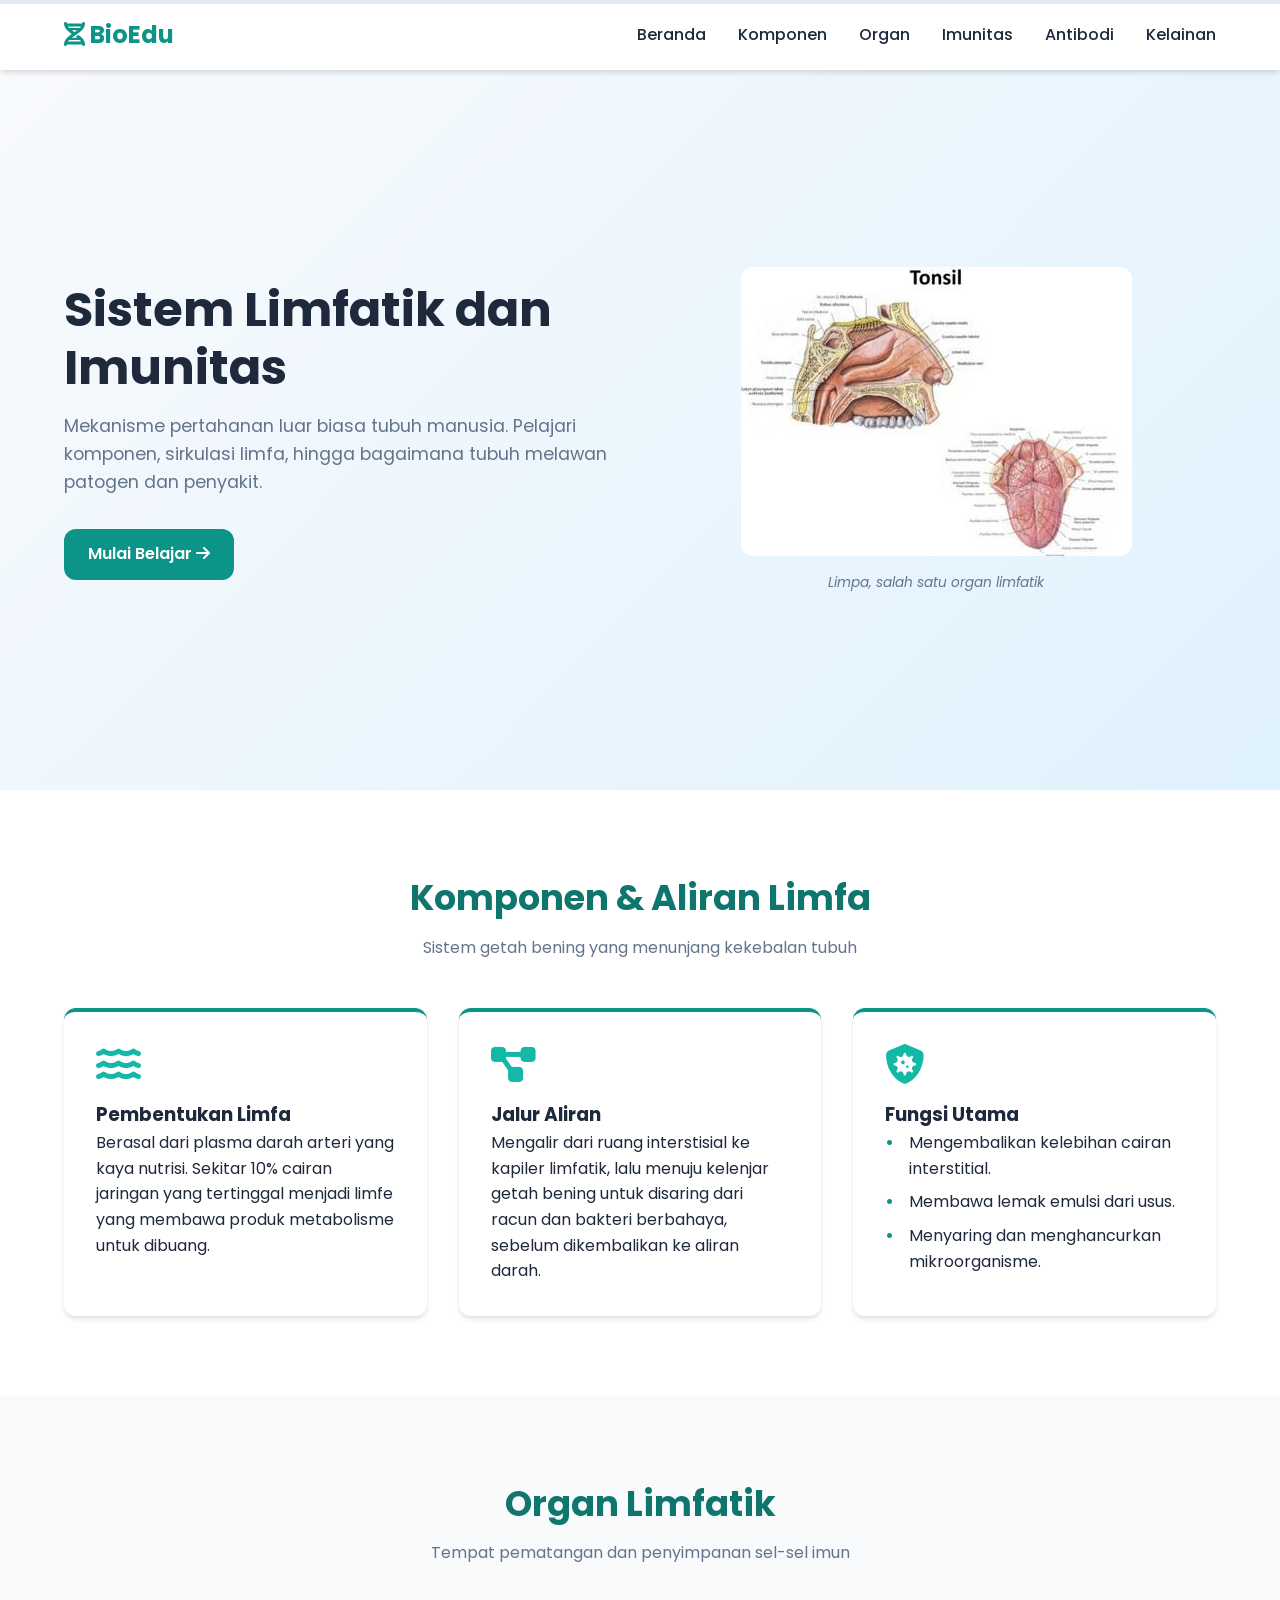
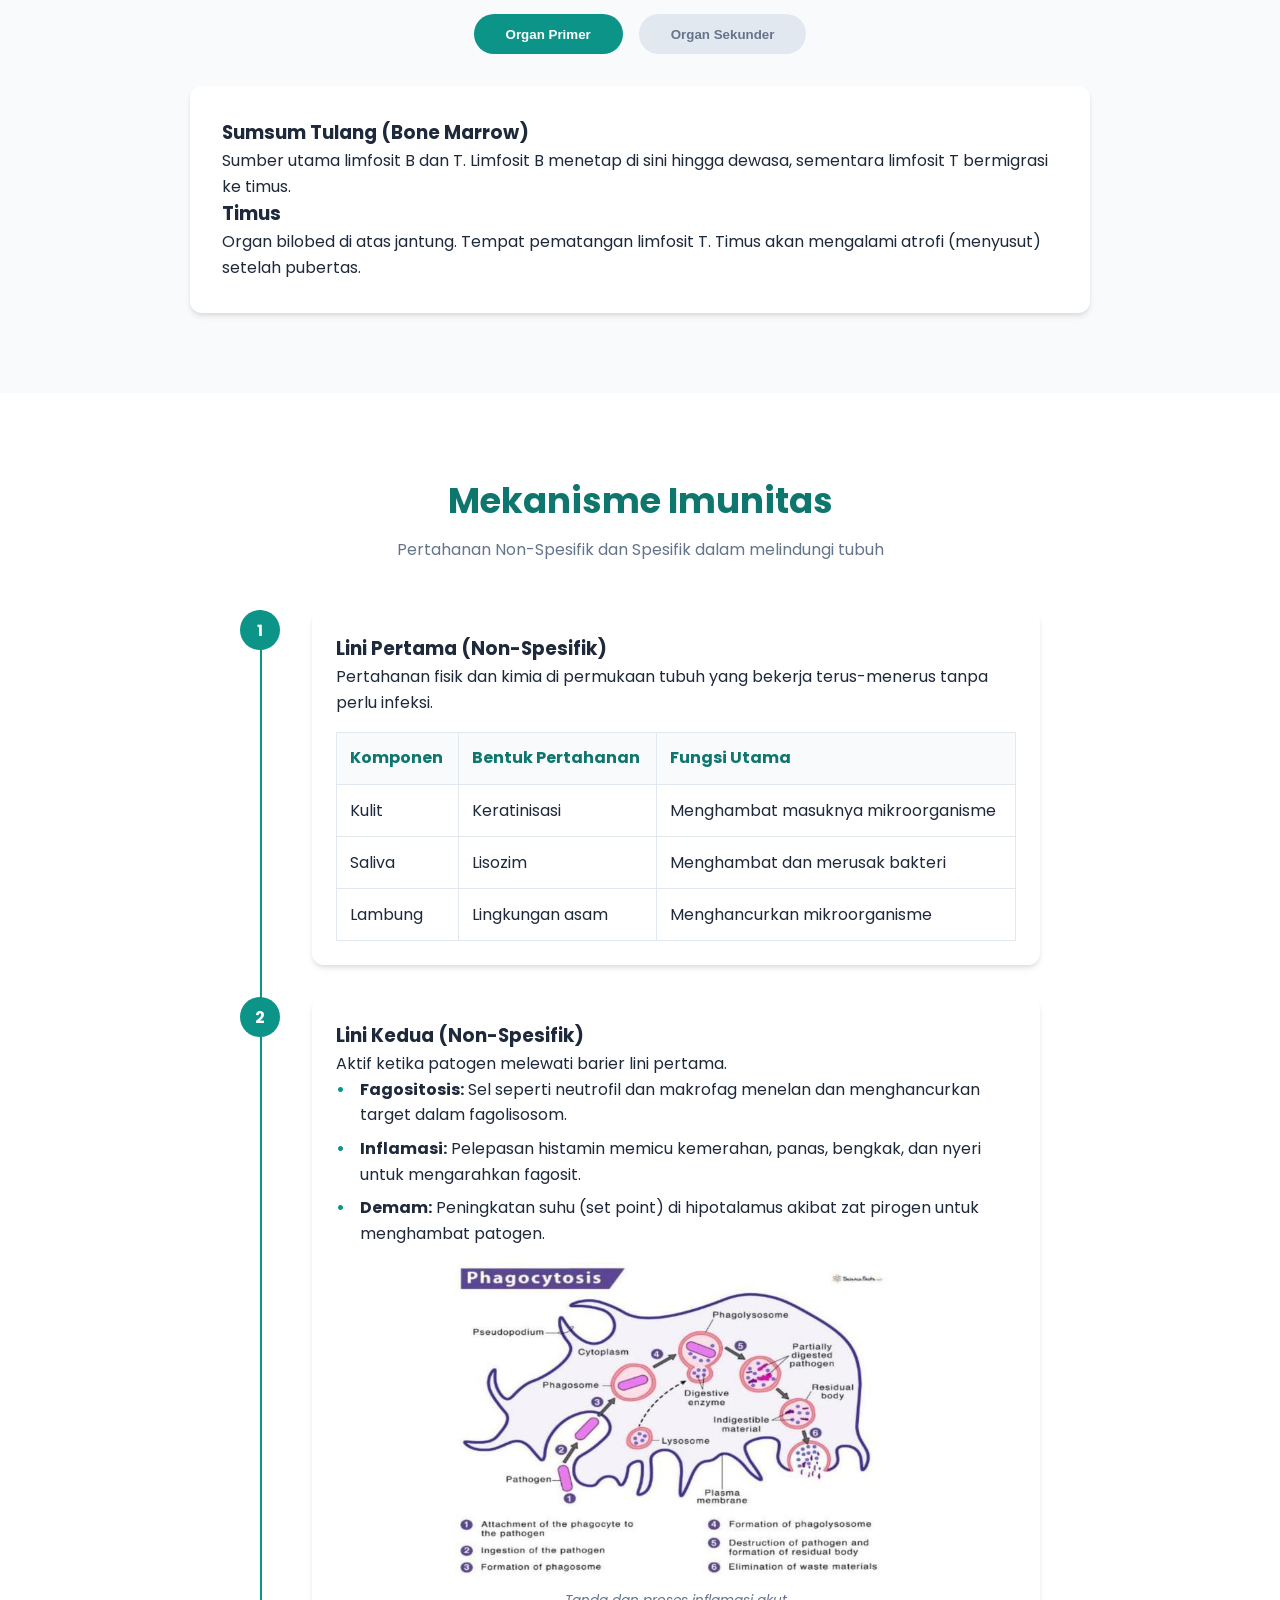
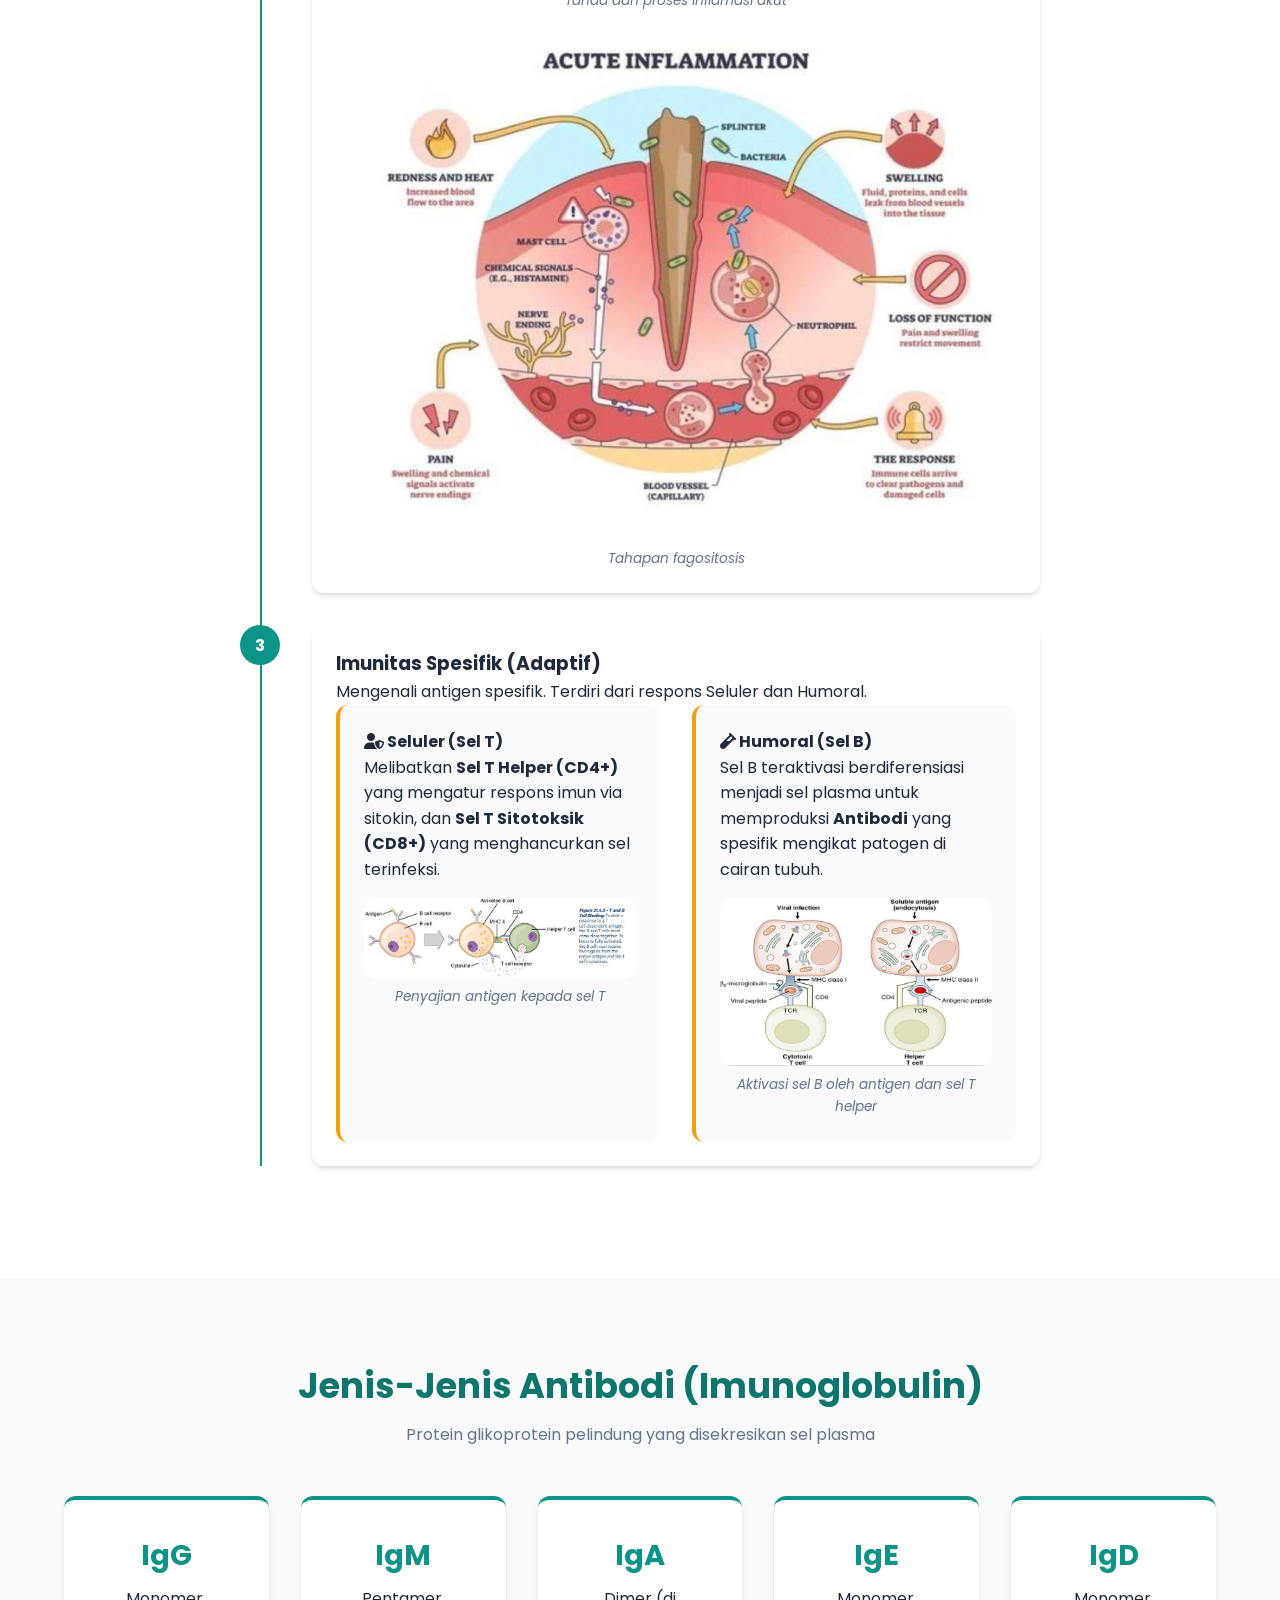
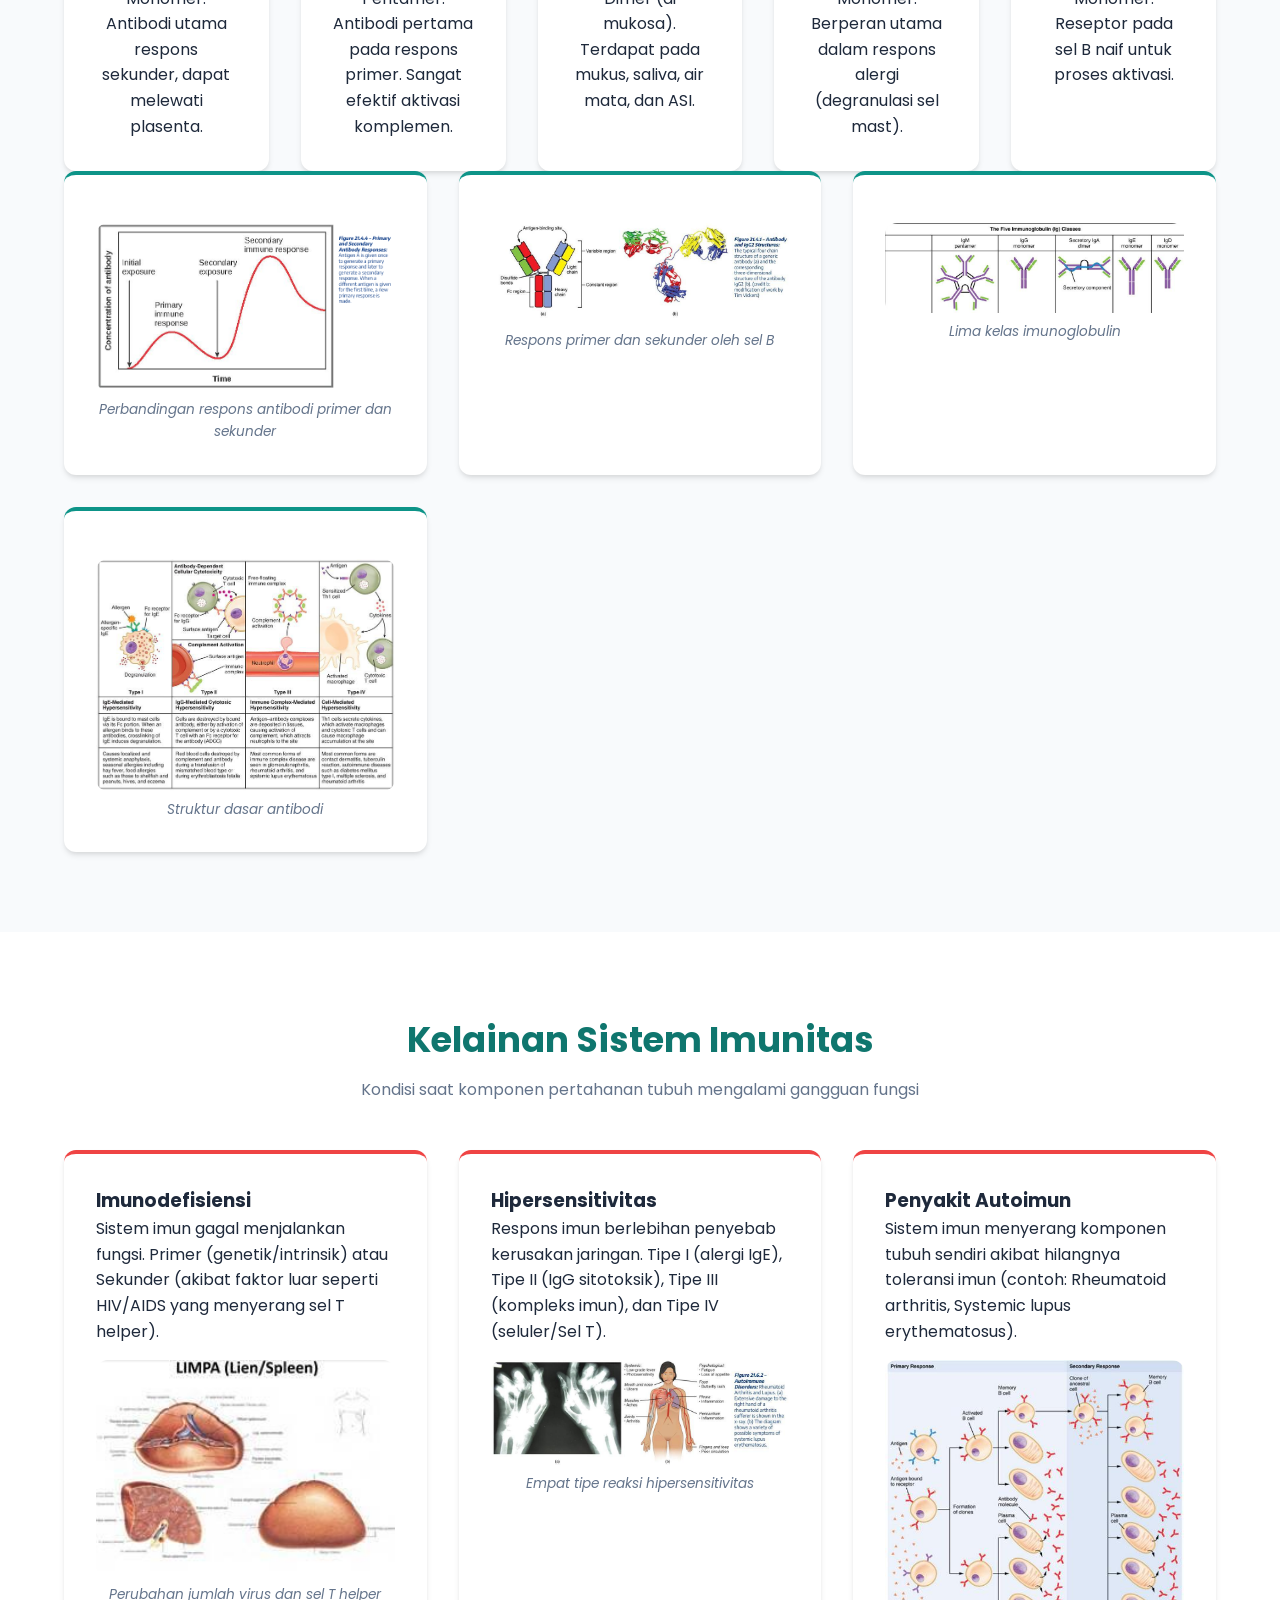
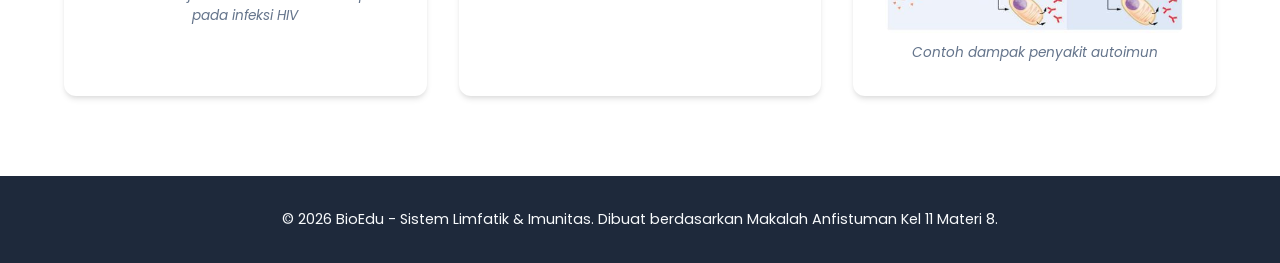
<file: index.html>
<!doctype html>
<html lang="id"><head>
    <meta charset="UTF-8">
    <meta name="viewport" content="width=device-width, initial-scale=1.0">
    <title>Sistem Limfatik &amp; Imunitas</title>
    <link rel="stylesheet" href="style.css">
    <!-- Font Awesome untuk Icon -->
    <link rel="stylesheet" href="https://cdnjs.cloudflare.com/ajax/libs/font-awesome/6.4.0/css/all.min.css">
    <!-- Google Fonts -->
    <link href="https://fonts.googleapis.com/css2?family=Poppins:wght@300;400;500;600;700&amp;display=swap" rel="stylesheet">
</head>
<body>

    <!-- Progress Bar -->
    <div class="progress-container">
        <div class="progress-bar" id="myBar"></div>
    </div>

    <!-- Navbar -->
    <nav class="navbar">
        <div class="nav-brand"><i class="fas fa-dna"></i> BioEdu</div>
        <ul class="nav-links">
            <li><a href="#hero">Beranda</a></li>
            <li><a href="#komponen">Komponen</a></li>
            <li><a href="#organ">Organ</a></li>
            <li><a href="#imunitas">Imunitas</a></li>
            <li><a href="#antibodi">Antibodi</a></li>
            <li><a href="#kelainan">Kelainan</a></li>
        </ul>
        <div class="hamburger">
            <i class="fas fa-bars"></i>
        </div>
    </nav>

    <!-- Hero Section -->
    <header id="hero" class="hero-section">
        <div class="hero-content fade-in">
            <h1>Sistem Limfatik dan Imunitas</h1>
            <p>Mekanisme pertahanan luar biasa tubuh manusia. Pelajari komponen, sirkulasi limfa, hingga bagaimana tubuh melawan patogen dan penyakit.</p>
            <a href="#komponen" class="btn-primary">Mulai Belajar <i class="fas fa-arrow-right"></i></a>
        </div>
        <div class="hero-image fade-in">
            <img src="Code_Generated_Image%20(7).jpg" alt="Ilustrasi struktur limpa" class="img-responsive floating">
            <p class="caption">Limpa, salah satu organ limfatik</p>
        </div>
    </header>

    <!-- Section 1: Komponen & Aliran Limfa -->
    <section id="komponen" class="container reveal">
        <div class="section-title">
            <h2>Komponen &amp; Aliran Limfa</h2>
            <p>Sistem getah bening yang menunjang kekebalan tubuh</p>
        </div>
        <div class="card-grid">
            <div class="info-card">
                <i class="fas fa-water icon-large"></i>
                <h3>Pembentukan Limfa</h3>
                <p>Berasal dari plasma darah arteri yang kaya nutrisi. Sekitar 10% cairan jaringan yang tertinggal menjadi limfe yang membawa produk metabolisme untuk dibuang.</p>
            </div>
            <div class="info-card">
                <i class="fas fa-project-diagram icon-large"></i>
                <h3>Jalur Aliran</h3>
                <p>Mengalir dari ruang interstisial ke kapiler limfatik, lalu menuju kelenjar getah bening untuk disaring dari racun dan bakteri berbahaya, sebelum dikembalikan ke aliran darah.</p>
            </div>
            <div class="info-card">
                <i class="fas fa-shield-virus icon-large"></i>
                <h3>Fungsi Utama</h3>
                <ul class="custom-list">
                    <li>Mengembalikan kelebihan cairan interstitial.</li>
                    <li>Membawa lemak emulsi dari usus.</li>
                    <li>Menyaring dan menghancurkan mikroorganisme.</li>
                </ul>
            </div>
        </div>
    </section>

    <!-- Section 2: Organ Limfatik -->
    <section id="organ" class="container bg-light reveal">
        <div class="section-title">
            <h2>Organ Limfatik</h2>
            <p>Tempat pematangan dan penyimpanan sel-sel imun</p>
        </div>
        
        <!-- Tabs for Primer vs Sekunder -->
        <div class="tabs-container">
            <div class="tab-buttons">
                <button class="tab-btn active" onclick="openTab(event, 'primer')">Organ Primer</button>
                <button class="tab-btn" onclick="openTab(event, 'sekunder')">Organ Sekunder</button>
            </div>
            
            <div id="primer" class="tab-content active">
                <div>
                    <h3>Sumsum Tulang (Bone Marrow)</h3>
                    <p>Sumber utama limfosit B dan T. Limfosit B menetap di sini hingga dewasa, sementara limfosit T bermigrasi ke timus.</p>
                    <h3>Timus</h3>
                    <p>Organ bilobed di atas jantung. Tempat pematangan limfosit T. Timus akan mengalami atrofi (menyusut) setelah pubertas.</p>
                </div>
            </div>
            
            <div id="sekunder" class="tab-content" style="display:none;">
                <div class="accordion">
                    <button class="acc-btn">Nodus Limfa <i class="fas fa-chevron-down"></i></button>
                    <div class="acc-content">
                        <p>Terdiri dari sekelompok limfosit padat tanpa kapsul fibrosa. Terletak di saluran pernapasan dan pencernaan, termasuk Amandel, Peyer's patch, dan MALT.</p>
                        <img src="Code_Generated_Image%20(1).png" alt="Struktur nodus limfatik" class="img-responsive topic-illustration">
                        <p class="caption">Struktur nodus limfatik</p>
                    </div>

                    <button class="acc-btn">Limpa (Spleen) <i class="fas fa-chevron-down"></i></button>
                    <div class="acc-content">
                        <p>Massa jaringan limfatik terbesar di tubuh. Memiliki pulpa putih (jaringan limfatik) dan pulpa merah (sinus vena). Berfungsi sebagai pabrik leukosit, gudang darah, dan tempat penghancur eritrosit.</p>
                    </div>

                    <button class="acc-btn">Tonsil <i class="fas fa-chevron-down"></i></button>
                    <div class="acc-content">
                        <p>Jaringan limfatik di sekitar faring yang menjadi pertahanan mukosa pertama. Berfungsi sebagai filter untuk menangkap bakteri dan virus.</p>
                        <img src="Code_Generated_Image%20(4).jpg" alt="Letak tonsil di sekitar rongga mulut dan faring" class="img-responsive topic-illustration">
                        <p class="caption">Letak tonsil di sekitar rongga mulut dan faring</p>
                        <img src="Code_Generated_Image%20(5).jpg" alt="Ilustrasi anatomi tonsil" class="img-responsive topic-illustration">
                        <p class="caption">Ilustrasi anatomi tonsil</p>
                    </div>
                </div>
            </div>
        </div>
    </section>

    <!-- Section 3: Mekanisme Imunitas -->
    <section id="imunitas" class="container reveal">
        <div class="section-title">
            <h2>Mekanisme Imunitas</h2>
            <p>Pertahanan Non-Spesifik dan Spesifik dalam melindungi tubuh</p>
        </div>

        <div class="stepper">
            <div class="step">
                <div class="step-icon">1</div>
                <div class="step-content">
                    <h3>Lini Pertama (Non-Spesifik)</h3>
                    <p>Pertahanan fisik dan kimia di permukaan tubuh yang bekerja terus-menerus tanpa perlu infeksi.</p>
                    <div class="table-responsive">
                        <table class="data-table">
                            <tbody><tr><th>Komponen</th><th>Bentuk Pertahanan</th><th>Fungsi Utama</th></tr>
                            <tr><td>Kulit</td><td>Keratinisasi</td><td>Menghambat masuknya mikroorganisme</td></tr>
                            <tr><td>Saliva</td><td>Lisozim</td><td>Menghambat dan merusak bakteri</td></tr>
                            <tr><td>Lambung</td><td>Lingkungan asam</td><td>Menghancurkan mikroorganisme</td></tr>
                        </tbody></table>
                    </div>
                </div>
            </div>
            
            <div class="step">
                <div class="step-icon">2</div>
                <div class="step-content">
                    <h3>Lini Kedua (Non-Spesifik)</h3>
                    <p>Aktif ketika patogen melewati barier lini pertama.</p>
                    <ul class="custom-list">
                        <li><strong>Fagositosis:</strong> Sel seperti neutrofil dan makrofag menelan dan menghancurkan target dalam fagolisosom.</li>
                        <li><strong>Inflamasi:</strong> Pelepasan histamin memicu kemerahan, panas, bengkak, dan nyeri untuk mengarahkan fagosit.</li>
                        <li><strong>Demam:</strong> Peningkatan suhu (set point) di hipotalamus akibat zat pirogen untuk menghambat patogen.</li>
                    </ul>
                    <img src="Code_Generated_Image%20(8).jpg" alt="Tahapan dan tanda-tanda inflamasi akut" class="img-responsive mt-1 topic-illustration">
                    <p class="caption">Tanda dan proses inflamasi akut</p>
                    <img src="Code_Generated_Image%20(9).jpg" alt="Mekanisme Fagositosis" class="img-responsive mt-1">
                    <p class="caption">Tahapan fagositosis</p>
                </div>
            </div>
            
            <div class="step">
                <div class="step-icon">3</div>
                <div class="step-content">
                    <h3>Imunitas Spesifik (Adaptif)</h3>
                    <p>Mengenali antigen spesifik. Terdiri dari respons Seluler dan Humoral.</p>
                    <div class="card-grid" style="grid-template-columns: 1fr 1fr;">
                        <div class="comparison-card">
                            <h4><i class="fas fa-user-shield"></i> Seluler (Sel T)</h4>
                            <p>Melibatkan <strong>Sel T Helper (CD4+)</strong> yang mengatur respons imun via sitokin, dan <strong>Sel T Sitotoksik (CD8+)</strong> yang menghancurkan sel terinfeksi.</p>
                            <img src="Code_Generated_Image%20(12).jpg" alt="Penyajian antigen kepada sel T sitotoksik dan sel T helper" class="img-responsive topic-illustration">
                            <p class="caption">Penyajian antigen kepada sel T</p>
                        </div>
                        <div class="comparison-card">
                            <h4><i class="fas fa-vial"></i> Humoral (Sel B)</h4>
                            <p>Sel B teraktivasi berdiferensiasi menjadi sel plasma untuk memproduksi <strong>Antibodi</strong> yang spesifik mengikat patogen di cairan tubuh.</p>
                            <img src="Code_Generated_Image%20(10).jpg" alt="Aktivasi sel B oleh antigen dan sel T helper" class="img-responsive topic-illustration">
                            <p class="caption">Aktivasi sel B oleh antigen dan sel T helper</p>
                        </div>
                    </div>
                </div>
            </div>
        </div>
    </section>

    <!-- Section 4: Antibodi -->
    <section id="antibodi" class="container bg-light reveal">
        <div class="section-title">
            <h2>Jenis-Jenis Antibodi (Imunoglobulin)</h2>
            <p>Protein glikoprotein pelindung yang disekresikan sel plasma</p>
        </div>
        <div class="card-grid" style="grid-template-columns: repeat(auto-fit, minmax(200px, 1fr));">
            <div class="info-card center-text">
                <h3 class="highlight-text">IgG</h3>
                <p>Monomer. Antibodi utama respons sekunder, dapat melewati plasenta.</p>
            </div>
            <div class="info-card center-text">
                <h3 class="highlight-text">IgM</h3>
                <p>Pentamer. Antibodi pertama pada respons primer. Sangat efektif aktivasi komplemen.</p>
            </div>
            <div class="info-card center-text">
                <h3 class="highlight-text">IgA</h3>
                <p>Dimer (di mukosa). Terdapat pada mukus, saliva, air mata, dan ASI.</p>
            </div>
            <div class="info-card center-text">
                <h3 class="highlight-text">IgE</h3>
                <p>Monomer. Berperan utama dalam respons alergi (degranulasi sel mast).</p>
            </div>
            <div class="info-card center-text">
                <h3 class="highlight-text">IgD</h3>
                <p>Monomer. Reseptor pada sel B naif untuk proses aktivasi.</p>
            </div>
        </div>
        <div class="card-grid">
            <figure class="info-card center-text">
                <img src="Code_Generated_Image.png" alt="Grafik respons antibodi primer dan sekunder terhadap antigen" class="img-responsive topic-illustration">
                <figcaption class="caption">Perbandingan respons antibodi primer dan sekunder</figcaption>
            </figure>
            <figure class="info-card center-text">
                <img src="Code_Generated_Image%20(13).jpg" alt="Pembentukan sel plasma dan sel B memori dalam respons primer dan sekunder" class="img-responsive topic-illustration">
                <figcaption class="caption">Respons primer dan sekunder oleh sel B</figcaption>
            </figure>
            <figure class="info-card center-text">
                <img src="Code_Generated_Image%20(14).jpg" alt="Lima kelas imunoglobulin: IgM, IgG, IgA, IgE, dan IgD" class="img-responsive topic-illustration">
                <figcaption class="caption">Lima kelas imunoglobulin</figcaption>
            </figure>
            <figure class="info-card center-text">
                <img src="Code_Generated_Image%20(15).jpg" alt="Struktur antibodi dengan rantai berat, rantai ringan, dan tempat pengikatan antigen" class="img-responsive topic-illustration">
                <figcaption class="caption">Struktur dasar antibodi</figcaption>
            </figure>
        </div>
    </section>

    <!-- Section 5: Kelainan -->
    <section id="kelainan" class="container reveal">
        <div class="section-title">
            <h2>Kelainan Sistem Imunitas</h2>
            <p>Kondisi saat komponen pertahanan tubuh mengalami gangguan fungsi</p>
        </div>
        <div class="card-grid">
            <div class="info-card danger-card">
                <h3>Imunodefisiensi</h3>
                <p>Sistem imun gagal menjalankan fungsi. Primer (genetik/intrinsik) atau Sekunder (akibat faktor luar seperti HIV/AIDS yang menyerang sel T helper).</p>
                <img src="Code_Generated_Image%20(6).jpg" alt="Perubahan jumlah virus dan sel T helper pada infeksi HIV dari waktu ke waktu" class="img-responsive topic-illustration">
                <p class="caption">Perubahan jumlah virus dan sel T helper pada infeksi HIV</p>
            </div>
            <div class="info-card danger-card">
                <h3>Hipersensitivitas</h3>
                <p>Respons imun berlebihan penyebab kerusakan jaringan. Tipe I (alergi IgE), Tipe II (IgG sitotoksik), Tipe III (kompleks imun), dan Tipe IV (seluler/Sel T).</p>
                <img src="Code_Generated_Image%20(16).jpg" alt="Empat tipe reaksi hipersensitivitas" class="img-responsive topic-illustration">
                <p class="caption">Empat tipe reaksi hipersensitivitas</p>
            </div>
            <div class="info-card danger-card">
                <h3>Penyakit Autoimun</h3>
                <p>Sistem imun menyerang komponen tubuh sendiri akibat hilangnya toleransi imun (contoh: Rheumatoid arthritis, Systemic lupus erythematosus).</p>
                <img src="Code_Generated_Image%20(11).jpg" alt="Contoh gejala dan dampak penyakit autoimun" class="img-responsive topic-illustration">
                <p class="caption">Contoh dampak penyakit autoimun</p>
            </div>
        </div>
    </section>

    <!-- Interactive Quiz -->
    

    <!-- Back to Top -->
    <a href="#" class="back-to-top" id="bttBtn"><i class="fas fa-arrow-up"></i></a>

    <footer>
        <p>© 2026 BioEdu - Sistem Limfatik &amp; Imunitas. Dibuat berdasarkan Makalah Anfistuman Kel 11 Materi 8.</p>
    </footer>

    <script src="script.js"></script>

</body></html>
</file>
<file: style.css>
/* Custom Properties & Resets */
:root {
    --primary: #0d9488;
    --primary-dark: #0f766e;
    --secondary: #14b8a6;
    --accent: #f59e0b;
    --dark: #1e293b;
    --light: #f8fafc;
    --white: #ffffff;
    --gray: #64748b;
    --danger: #ef4444;
    --danger-light: #fef2f2;
    --shadow: 0 4px 6px -1px rgba(0, 0, 0, 0.1), 0 2px 4px -1px rgba(0, 0, 0, 0.06);
    --radius: 12px;
    --transition: all 0.3s ease;
}

* {
    margin: 0;
    padding: 0;
    box-sizing: border-box;
}

html {
    scroll-behavior: smooth;
}

body {
    font-family: 'Poppins', sans-serif;
    color: var(--dark);
    background-color: var(--white);
    line-height: 1.6;
}

/* Scroll Progress */
.progress-container {
    position: fixed;
    top: 0;
    width: 100%;
    height: 4px;
    background: #e2e8f0;
    z-index: 1000;
}
.progress-bar {
    height: 4px;
    background: var(--primary);
    width: 0%;
}

/* Navbar */
.navbar {
    display: flex;
    justify-content: space-between;
    align-items: center;
    padding: 1rem 5%;
    background: rgba(255, 255, 255, 0.95);
    backdrop-filter: blur(10px);
    position: sticky;
    top: 0;
    z-index: 999;
    box-shadow: var(--shadow);
}

.nav-brand {
    font-size: 1.5rem;
    font-weight: 700;
    color: var(--primary);
}

.nav-links {
    list-style: none;
    display: flex;
    gap: 2rem;
}

.nav-links a {
    text-decoration: none;
    color: var(--dark);
    font-weight: 500;
    transition: var(--transition);
}

.nav-links a:hover {
    color: var(--primary);
}

.hamburger {
    display: none;
    font-size: 1.5rem;
    cursor: pointer;
    color: var(--dark);
}

/* Hero Section */
.hero-section {
    display: flex;
    align-items: center;
    justify-content: space-between;
    padding: 5rem 5%;
    background: linear-gradient(135deg, var(--light) 0%, #e0f2fe 100%);
    min-height: 80vh;
}

.hero-content {
    flex: 1;
    padding-right: 2rem;
}

.hero-content h1 {
    font-size: 3rem;
    color: var(--dark);
    margin-bottom: 1rem;
    line-height: 1.2;
}

.hero-content p {
    font-size: 1.1rem;
    color: var(--gray);
    margin-bottom: 2rem;
}

.hero-image {
    flex: 1;
    text-align: center;
}

.btn-primary {
    display: inline-block;
    padding: 0.8rem 1.5rem;
    background-color: var(--primary);
    color: var(--white);
    text-decoration: none;
    border-radius: var(--radius);
    font-weight: 600;
    transition: var(--transition);
    border: none;
    cursor: pointer;
}

.btn-primary:hover {
    background-color: var(--primary-dark);
    transform: translateY(-2px);
}

/* Layout & Containers */
.container {
    padding: 5rem 5%;
}

.bg-light {
    background-color: var(--light);
}

.section-title {
    text-align: center;
    margin-bottom: 3rem;
}

.section-title h2 {
    font-size: 2.2rem;
    color: var(--primary-dark);
    margin-bottom: 0.5rem;
}

.section-title p {
    color: var(--gray);
}

/* Cards */
.card-grid {
    display: grid;
    grid-template-columns: repeat(auto-fit, minmax(300px, 1fr));
    gap: 2rem;
}

.info-card {
    background: var(--white);
    padding: 2rem;
    border-radius: var(--radius);
    box-shadow: var(--shadow);
    transition: var(--transition);
    border-top: 4px solid var(--primary);
}

.info-card:hover {
    transform: translateY(-5px);
    box-shadow: 0 10px 15px -3px rgba(0, 0, 0, 0.1);
}

.info-card.danger-card {
    border-top-color: var(--danger);
}
.info-card.danger-card:hover {
    background-color: var(--danger-light);
}

.icon-large {
    font-size: 2.5rem;
    color: var(--secondary);
    margin-bottom: 1rem;
}

.center-text {
    text-align: center;
}

.highlight-text {
    color: var(--primary);
    font-size: 1.8rem;
    margin-bottom: 0.5rem;
}

.comparison-card {
    background: var(--light);
    padding: 1.5rem;
    border-radius: var(--radius);
    border-left: 4px solid var(--accent);
}

/* Typography & Lists */
.custom-list {
    list-style: none;
}
.custom-list li {
    position: relative;
    padding-left: 1.5rem;
    margin-bottom: 0.5rem;
}
.custom-list li::before {
    content: "•";
    color: var(--primary);
    font-weight: bold;
    position: absolute;
    left: 0;
}

/* Images */
.img-responsive {
    max-width: 100%;
    height: auto;
    border-radius: var(--radius);
}
.topic-illustration {
    display: block;
    width: 100%;
    max-width: 560px;
    max-height: 320px;
    object-fit: contain;
    margin: 1rem auto 0;
}
.caption {
    font-size: 0.85rem;
    color: var(--gray);
    margin-top: 0.5rem;
    font-style: italic;
    text-align: center;
}
.radius {
    border-radius: var(--radius);
}
.floating {
    animation: float 4s ease-in-out infinite;
}

@keyframes float {
    0% { transform: translateY(0px); }
    50% { transform: translateY(-15px); }
    100% { transform: translateY(0px); }
}

/* Tabs */
.tabs-container {
    max-width: 900px;
    margin: 0 auto;
}
.tab-buttons {
    display: flex;
    justify-content: center;
    gap: 1rem;
    margin-bottom: 2rem;
}
.tab-btn {
    padding: 0.8rem 2rem;
    border: none;
    background: #e2e8f0;
    color: var(--gray);
    border-radius: 30px;
    font-weight: 600;
    cursor: pointer;
    transition: var(--transition);
}
.tab-btn.active, .tab-btn:hover {
    background: var(--primary);
    color: var(--white);
}
.tab-content {
    background: var(--white);
    padding: 2rem;
    border-radius: var(--radius);
    box-shadow: var(--shadow);
    animation: fadeIn 0.5s ease;
}

.split-content {
    display: grid;
    grid-template-columns: 1fr 1fr;
    gap: 2rem;
    align-items: center;
}

/* Accordion */
.accordion {
    display: flex;
    flex-direction: column;
    gap: 1rem;
}
.acc-btn {
    width: 100%;
    text-align: left;
    padding: 1rem 1.5rem;
    background: var(--light);
    border: none;
    border-radius: var(--radius);
    font-size: 1.1rem;
    font-weight: 600;
    cursor: pointer;
    display: flex;
    justify-content: space-between;
    align-items: center;
    transition: var(--transition);
}
.acc-btn:hover, .acc-btn.active {
    background: var(--primary);
    color: var(--white);
}
.acc-content {
    max-height: 0;
    overflow: hidden;
    transition: max-height 0.3s ease-out;
    padding: 0 1.5rem;
}
.acc-content p {
    padding: 1rem 0;
}

/* Stepper / Timeline */
.stepper {
    max-width: 800px;
    margin: 0 auto;
    position: relative;
}
.stepper::before {
    content: '';
    position: absolute;
    top: 0;
    left: 20px;
    height: 100%;
    width: 2px;
    background: var(--primary);
}
.step {
    display: flex;
    margin-bottom: 2rem;
    position: relative;
}
.step-icon {
    width: 40px;
    height: 40px;
    background: var(--primary);
    color: var(--white);
    border-radius: 50%;
    display: flex;
    align-items: center;
    justify-content: center;
    font-weight: bold;
    z-index: 1;
    flex-shrink: 0;
}
.step-content {
    margin-left: 2rem;
    background: var(--white);
    padding: 1.5rem;
    border-radius: var(--radius);
    box-shadow: var(--shadow);
    width: 100%;
}

/* Table */
.table-responsive {
    overflow-x: auto;
    margin-top: 1rem;
}
.data-table {
    width: 100%;
    border-collapse: collapse;
}
.data-table th, .data-table td {
    padding: 0.8rem;
    border: 1px solid #e2e8f0;
    text-align: left;
}
.data-table th {
    background: var(--light);
    color: var(--primary-dark);
}

/* Quiz UI */
.quiz-container {
    max-width: 700px;
    margin: 0 auto;
    background: var(--white);
    padding: 2.5rem;
    border-radius: var(--radius);
    box-shadow: var(--shadow);
}
.options-grid {
    display: grid;
    gap: 1rem;
    margin-top: 1.5rem;
}
.option-btn {
    padding: 1rem;
    border: 2px solid #e2e8f0;
    background: transparent;
    border-radius: var(--radius);
    cursor: pointer;
    font-size: 1rem;
    text-align: left;
    transition: var(--transition);
}
.option-btn:hover {
    border-color: var(--primary);
    background: var(--light);
}
.option-btn.correct {
    background: #dcfce7;
    border-color: #22c55e;
}
.option-btn.wrong {
    background: #fee2e2;
    border-color: #ef4444;
}
.feedback {
    margin-top: 1rem;
    padding: 1rem;
    border-radius: var(--radius);
    font-weight: 500;
}
.feedback.correct-bg { background: #dcfce7; color: #166534; }
.feedback.wrong-bg { background: #fee2e2; color: #991b1b; }
.hidden { display: none !important; }
.mt-1 { margin-top: 1rem; }

/* Back to Top */
.back-to-top {
    position: fixed;
    bottom: 2rem;
    right: 2rem;
    background: var(--accent);
    color: var(--white);
    width: 45px;
    height: 45px;
    border-radius: 50%;
    display: flex;
    justify-content: center;
    align-items: center;
    text-decoration: none;
    opacity: 0;
    pointer-events: none;
    transition: var(--transition);
    box-shadow: var(--shadow);
    z-index: 999;
}
.back-to-top.show {
    opacity: 1;
    pointer-events: auto;
}

/* Footer */
footer {
    text-align: center;
    padding: 2rem;
    background: var(--dark);
    color: var(--light);
    font-size: 0.9rem;
}

/* Animations */
.reveal {
    opacity: 0;
    transform: translateY(30px);
    transition: all 0.8s ease-out;
}
.reveal.active {
    opacity: 1;
    transform: translateY(0);
}
@keyframes fadeIn {
    from { opacity: 0; }
    to { opacity: 1; }
}

/* Responsive */
@media (max-width: 768px) {
    .hero-section {
        flex-direction: column-reverse;
        text-align: center;
        padding-top: 2rem;
    }
    .hero-content {
        padding-right: 0;
        margin-top: 2rem;
    }
    .hero-content h1 {
        font-size: 2.2rem;
    }
    .nav-links {
        display: none;
        flex-direction: column;
        position: absolute;
        top: 100%;
        left: 0;
        width: 100%;
        background: var(--white);
        padding: 1rem 0;
        box-shadow: var(--shadow);
    }
    .nav-links.active {
        display: flex;
        text-align: center;
    }
    .hamburger {
        display: block;
    }
    .split-content {
        grid-template-columns: 1fr;
    }
}
</file>
